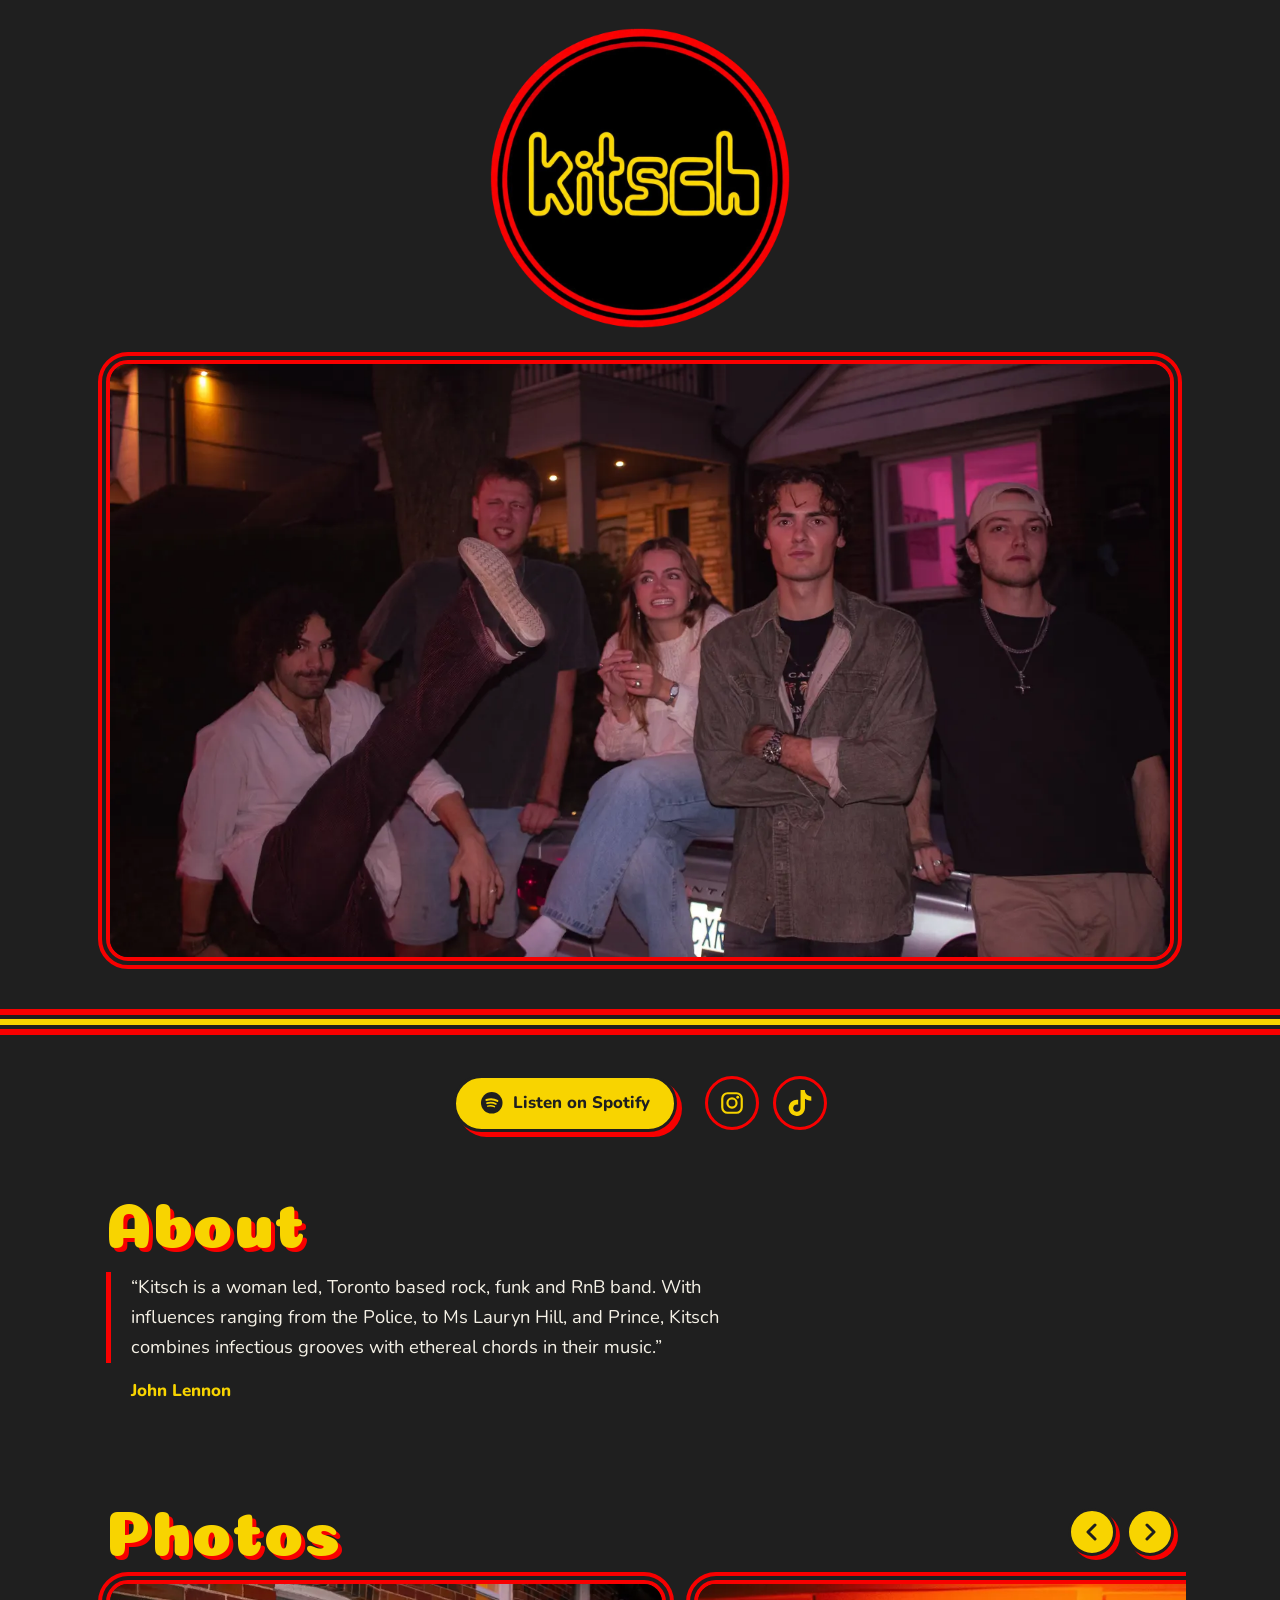
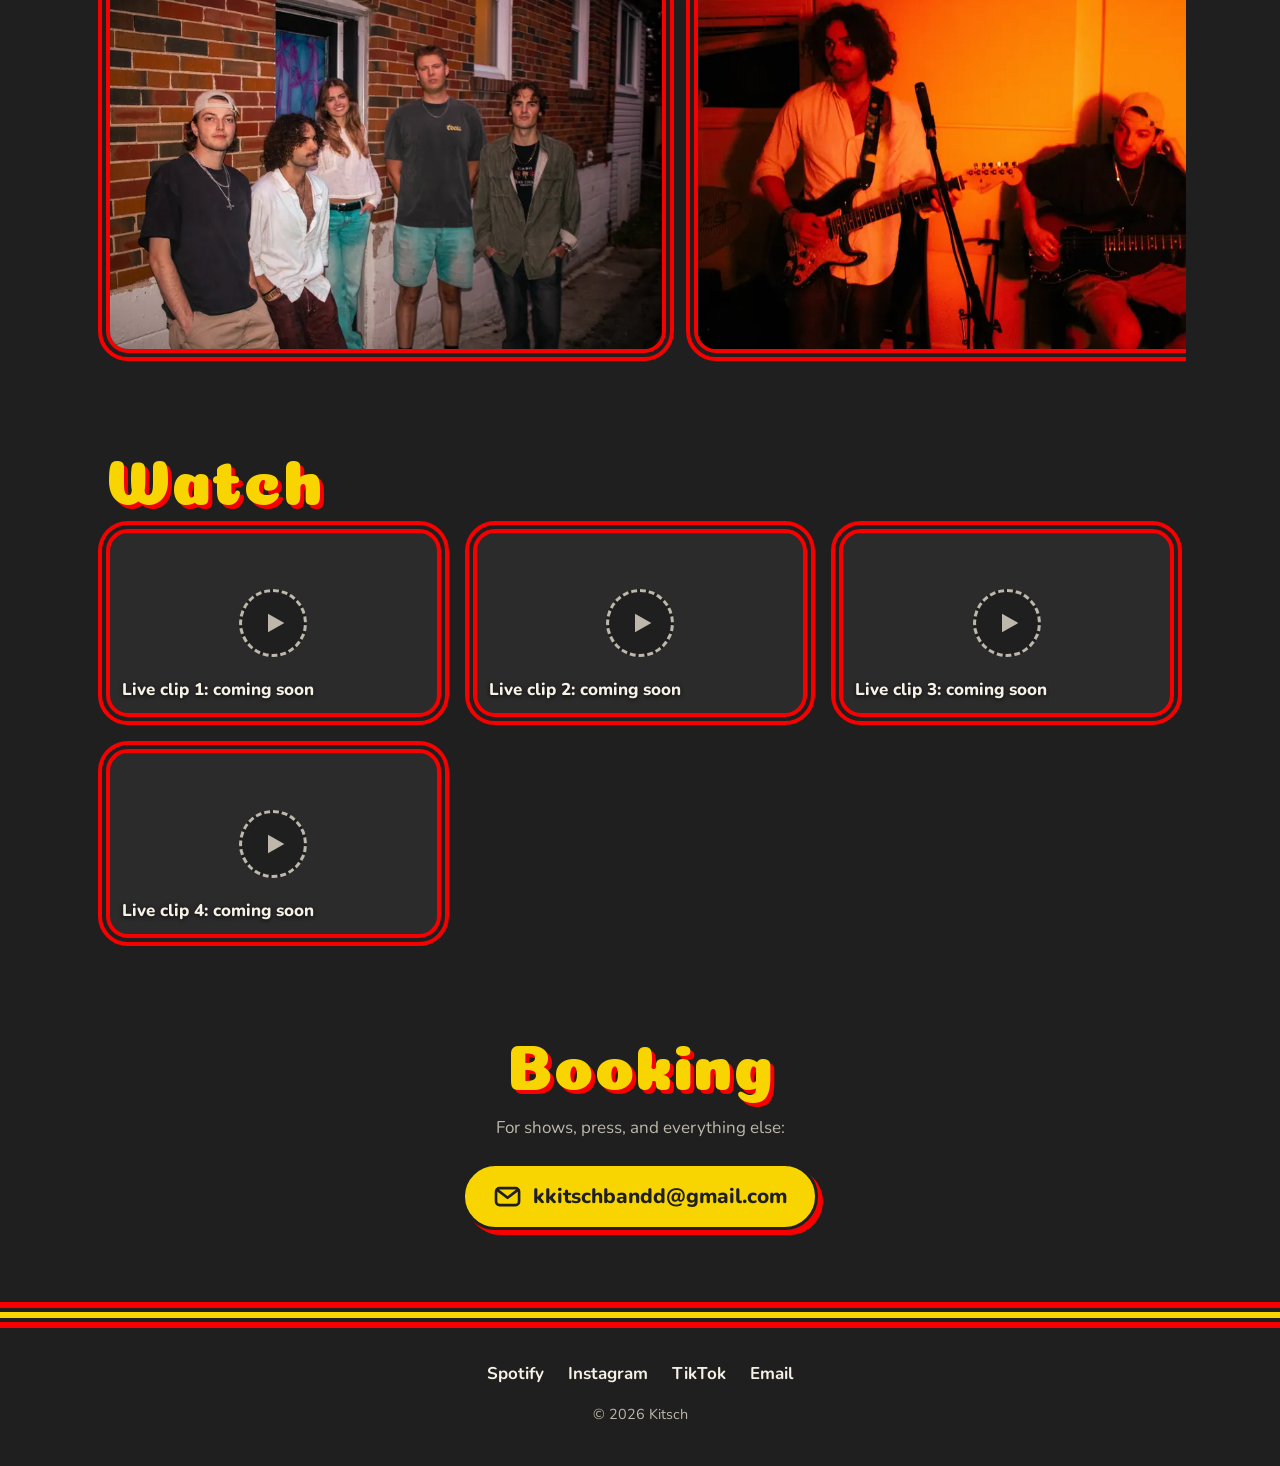
<file: index.html>
<!doctype html>
<html lang="en">
<head>
  <meta charset="utf-8">
  <meta name="viewport" content="width=device-width, initial-scale=1">
  <title>Kitsch | Toronto Rock, Funk &amp; RnB Band | Press Kit</title>
  <meta name="description" content="Kitsch is a woman led, Toronto based rock, funk and RnB band. Bio, photos, live videos, and booking contact.">

  <!-- Social share preview (absolute URLs so chat apps can fetch the image) -->
  <meta property="og:type" content="website">
  <meta property="og:title" content="Kitsch | Toronto Rock, Funk &amp; RnB">
  <meta property="og:description" content="Bio, photos, live videos, and booking contact.">
  <meta property="og:url" content="https://charlie-mayo.github.io/kitsch/">
  <meta property="og:image" content="https://charlie-mayo.github.io/kitsch/assets/images/hero-1600.jpg">
  <meta property="og:image:width" content="1600">
  <meta property="og:image:height" content="1067">
  <meta name="twitter:card" content="summary_large_image">
  <meta name="theme-color" content="#1F1F1F">
  <link rel="icon" type="image/png" href="assets/logo/kitsch-logo.png">

  <link rel="preconnect" href="https://fonts.googleapis.com">
  <link rel="preconnect" href="https://fonts.gstatic.com" crossorigin>
  <link href="https://fonts.googleapis.com/css2?family=Coiny&family=Nunito:wght@400;700;800&display=swap" rel="stylesheet">
  <link rel="stylesheet" href="css/styles.css">
</head>
<body>

  <!-- ============ HERO: logo on top, big band photo underneath ============ -->
  <header class="hero">
    <h1 class="hero__logo">
      <picture>
        <source srcset="assets/logo/kitsch-logo.webp" type="image/webp">
        <img src="assets/logo/kitsch-logo.png" alt="Kitsch" width="800" height="800">
      </picture>
    </h1>
    <figure class="hero__photo ring">
      <picture>
        <source type="image/webp" srcset="assets/images/hero-800.webp 800w, assets/images/hero-1600.webp 1600w" sizes="(min-width: 1100px) 1068px, 100vw">
        <img src="assets/images/hero-1600.jpg" srcset="assets/images/hero-800.jpg 800w, assets/images/hero-1600.jpg 1600w" sizes="(min-width: 1100px) 1068px, 100vw" alt="Kitsch goofing around on a car at night, one member mid kick" width="1600" height="1067" fetchpriority="high">
      </picture>
    </figure>
  </header>

  <div class="stripes" aria-hidden="true"></div>

  <main>

    <!-- ============ LISTEN + SOCIALS ============ -->
    <section class="section listen" aria-label="Listen and follow">
      <!-- TODO: replace # with the Spotify artist link -->
      <a class="btn btn--primary" href="#" target="_blank" rel="noopener">
        <svg class="icon" viewBox="0 0 24 24" aria-hidden="true"><circle cx="12" cy="12" r="11" fill="currentColor"/><g fill="none" stroke="var(--yellow)" stroke-linecap="round"><path d="M6.5 9.2c3.8-1.2 8-.9 11.2.9" stroke-width="2"/><path d="M7.2 12.4c3.1-.9 6.4-.6 9.1.8" stroke-width="1.7"/><path d="M7.8 15.4c2.4-.6 4.9-.4 7 .6" stroke-width="1.4"/></g></svg>
        Listen on Spotify
      </a>
      <ul class="socials" aria-label="Social media">
        <li>
          <a class="social" href="https://www.instagram.com/kitsch.ca/" target="_blank" rel="noopener" aria-label="Instagram: @kitsch.ca">
            <svg class="icon" viewBox="0 0 24 24" aria-hidden="true"><g fill="none" stroke="currentColor" stroke-width="2"><rect x="3" y="3" width="18" height="18" rx="5"/><circle cx="12" cy="12" r="4.2"/></g><circle cx="17.3" cy="6.7" r="1.3" fill="currentColor"/></svg>
          </a>
        </li>
        <li>
          <!-- TODO: replace # with the TikTok profile link -->
          <a class="social" href="#" target="_blank" rel="noopener" aria-label="TikTok">
            <svg class="icon" viewBox="0 0 24 24" aria-hidden="true"><path fill="currentColor" d="M12.53.02c1.31-.02 2.61-.01 3.91-.02.08 1.53.63 3.09 1.75 4.17 1.12 1.11 2.7 1.62 4.24 1.79v4.03c-1.44-.05-2.89-.35-4.2-.97-.57-.26-1.1-.59-1.62-.93-.01 2.92.01 5.84-.02 8.75-.08 1.4-.54 2.79-1.35 3.94-1.31 1.92-3.58 3.17-5.91 3.21-1.43.08-2.86-.31-4.08-1.03-2.02-1.19-3.44-3.37-3.65-5.71-.02-.5-.03-1-.01-1.49.18-1.9 1.12-3.72 2.58-4.96 1.66-1.44 3.98-2.13 6.15-1.72.02 1.48-.04 2.96-.04 4.44-.99-.32-2.15-.23-3.02.37-.63.41-1.11 1.04-1.36 1.75-.21.51-.15 1.07-.14 1.61.24 1.64 1.82 3.02 3.5 2.87 1.12-.01 2.19-.66 2.77-1.61.19-.33.4-.67.41-1.06.1-1.79.06-3.57.07-5.36.01-4.03-.01-8.05.02-12.07z"/></svg>
          </a>
        </li>
      </ul>
    </section>

    <!-- ============ BIO ============ -->
    <section class="section bio" id="bio" aria-labelledby="bio-title">
      <h2 class="heading" id="bio-title">About</h2>
      <figure class="bio__text">
        <blockquote>
          <p>&ldquo;Kitsch is a woman led, Toronto based rock, funk and RnB band. With influences ranging from the Police, to Ms Lauryn Hill, and Prince, Kitsch combines infectious grooves with ethereal chords in their music.&rdquo;</p>
        </blockquote>
        <figcaption>John Lennon</figcaption>
      </figure>
    </section>

    <!-- ============ PHOTOS: horizontal carousel ============ -->
    <section class="section photos" id="photos" aria-labelledby="photos-title">
      <div class="section__head">
        <h2 class="heading" id="photos-title">Photos</h2>
        <div class="carousel__controls">
          <button class="arrow" type="button" data-dir="-1" aria-label="Previous photo">
            <svg viewBox="0 0 24 24" aria-hidden="true"><path d="M15 5l-7 7 7 7" fill="none" stroke="currentColor" stroke-width="3" stroke-linecap="round" stroke-linejoin="round"/></svg>
          </button>
          <button class="arrow" type="button" data-dir="1" aria-label="Next photo">
            <svg viewBox="0 0 24 24" aria-hidden="true"><path d="M9 5l7 7-7 7" fill="none" stroke="currentColor" stroke-width="3" stroke-linecap="round" stroke-linejoin="round"/></svg>
          </button>
        </div>
      </div>
      <ul class="carousel" tabindex="0" aria-label="Band photos, scroll sideways">
        <li class="carousel__item ring">
        <picture>
          <source type="image/webp" srcset="assets/images/photo-1-800.webp 800w, assets/images/photo-1-1600.webp 1600w" sizes="(max-width: 640px) 88vw, 560px">
          <img src="assets/images/photo-1-1600.jpg" srcset="assets/images/photo-1-800.jpg 800w, assets/images/photo-1-1600.jpg 1600w" sizes="(max-width: 640px) 88vw, 560px" alt="Kitsch posing against a brick wall" width="1600" height="1067" loading="lazy" decoding="async">
        </picture>
        </li>
        <li class="carousel__item ring">
        <picture>
          <source type="image/webp" srcset="assets/images/photo-2-800.webp 800w, assets/images/photo-2-1600.webp 1600w" sizes="(max-width: 640px) 88vw, 560px">
          <img src="assets/images/photo-2-1600.jpg" srcset="assets/images/photo-2-800.jpg 800w, assets/images/photo-2-1600.jpg 1600w" sizes="(max-width: 640px) 88vw, 560px" alt="Kitsch guitarist and bassist playing in a red lit rehearsal room" width="1600" height="1067" loading="lazy" decoding="async">
        </picture>
        </li>
        <li class="carousel__item ring">
        <picture>
          <source type="image/webp" srcset="assets/images/photo-3-800.webp 800w, assets/images/photo-3-1600.webp 1600w" sizes="(max-width: 640px) 88vw, 560px">
          <img src="assets/images/photo-3-1600.jpg" srcset="assets/images/photo-3-800.jpg 800w, assets/images/photo-3-1600.jpg 1600w" sizes="(max-width: 640px) 88vw, 560px" alt="Kitsch gathered around a car outside a house at night" width="1600" height="1067" loading="lazy" decoding="async">
        </picture>
        </li>
        <li class="carousel__item ring">
        <picture>
          <source type="image/webp" srcset="assets/images/photo-4-800.webp 800w, assets/images/photo-4-1600.webp 1600w" sizes="(max-width: 640px) 88vw, 560px">
          <img src="assets/images/photo-4-1600.jpg" srcset="assets/images/photo-4-800.jpg 800w, assets/images/photo-4-1600.jpg 1600w" sizes="(max-width: 640px) 88vw, 560px" alt="Kitsch jamming in a small room bathed in orange light" width="1600" height="1067" loading="lazy" decoding="async">
        </picture>
        </li>
        <li class="carousel__item ring">
        <picture>
          <source type="image/webp" srcset="assets/images/photo-5-800.webp 800w, assets/images/photo-5-1600.webp 1600w" sizes="(max-width: 640px) 88vw, 560px">
          <img src="assets/images/photo-5-1600.jpg" srcset="assets/images/photo-5-800.jpg 800w, assets/images/photo-5-1600.jpg 1600w" sizes="(max-width: 640px) 88vw, 560px" alt="The five members of Kitsch standing in a street at night under orange streetlights" width="1600" height="1067" loading="lazy" decoding="async">
        </picture>
        </li>
      </ul>
    </section>

    <!-- ============ VIDEOS ============ -->
    <section class="section videos" id="videos" aria-labelledby="videos-title">
      <h2 class="heading" id="videos-title">Watch</h2>
      <!-- TODO: put each YouTube video ID in data-youtube-id (the part after "v=" in the link) and its title in data-title.
           Empty IDs show a "coming soon" card. Add or remove <li> items for 3 to 5 videos. -->
      <ul class="video-grid">
        <li><button class="video ring" type="button" data-youtube-id="" data-title="Live clip 1"></button></li>
        <li><button class="video ring" type="button" data-youtube-id="" data-title="Live clip 2"></button></li>
        <li><button class="video ring" type="button" data-youtube-id="" data-title="Live clip 3"></button></li>
        <li><button class="video ring" type="button" data-youtube-id="" data-title="Live clip 4"></button></li>
      </ul>
    </section>

    <!-- ============ BOOKING ============ -->
    <section class="section booking" id="booking" aria-labelledby="booking-title">
      <h2 class="heading" id="booking-title">Booking</h2>
      <p>For shows, press, and everything else:</p>
      <a class="btn btn--primary btn--big" href="mailto:kkitschbandd@gmail.com">
        <svg class="icon" viewBox="0 0 24 24" aria-hidden="true"><g fill="none" stroke="currentColor" stroke-width="2.2" stroke-linejoin="round"><rect x="2.5" y="5" width="19" height="14" rx="3"/><path d="M3.5 6.5l8.5 6.5 8.5-6.5"/></g></svg>
        kkitschbandd@gmail.com
      </a>
    </section>

  </main>

  <div class="stripes" aria-hidden="true"></div>

  <footer class="footer">
    <ul class="footer__links">
      <li><a href="#">Spotify</a></li><!-- TODO: Spotify link -->
      <li><a href="https://www.instagram.com/kitsch.ca/" target="_blank" rel="noopener">Instagram</a></li>
      <li><a href="#">TikTok</a></li><!-- TODO: TikTok link -->
      <li><a href="mailto:kkitschbandd@gmail.com">Email</a></li>
    </ul>
    <p class="footer__small">&copy; <span id="year">2026</span> Kitsch</p>
  </footer>

  <script src="js/main.js" defer></script>
</body>
</html>
</file>
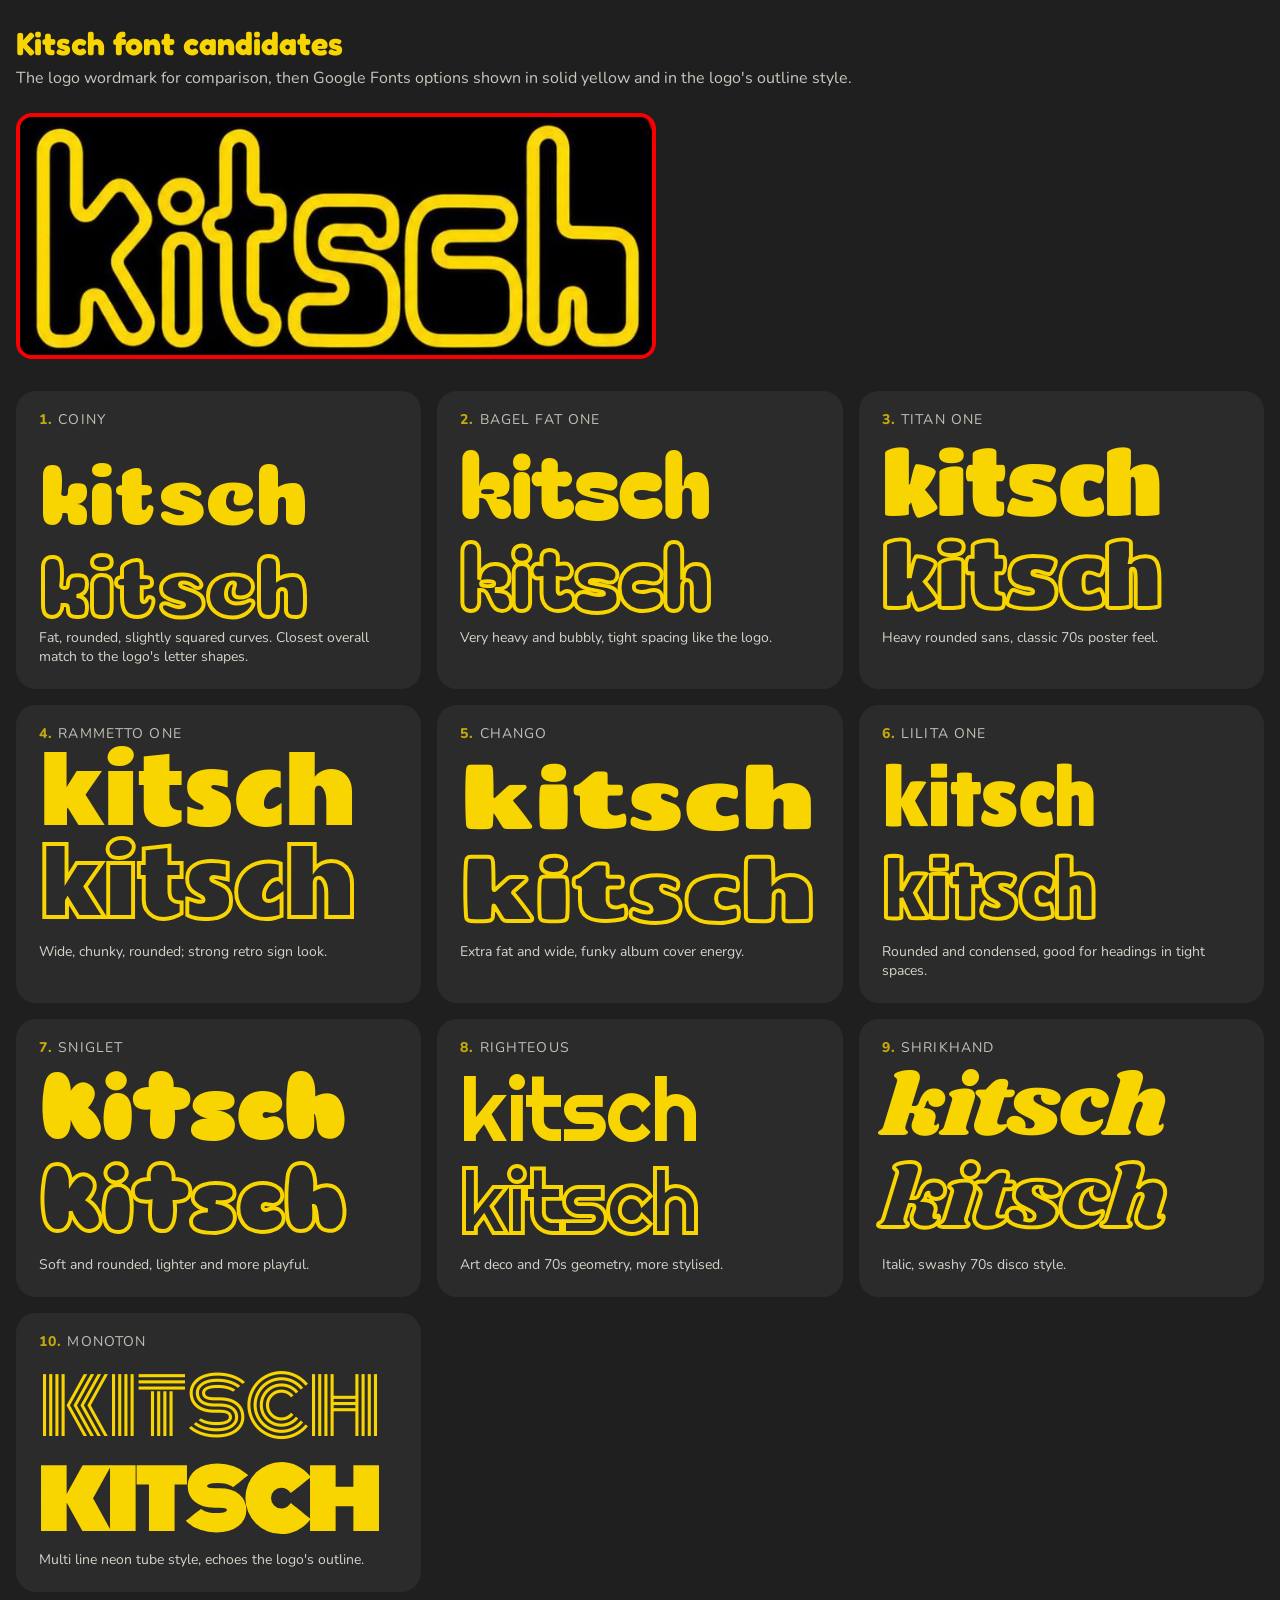
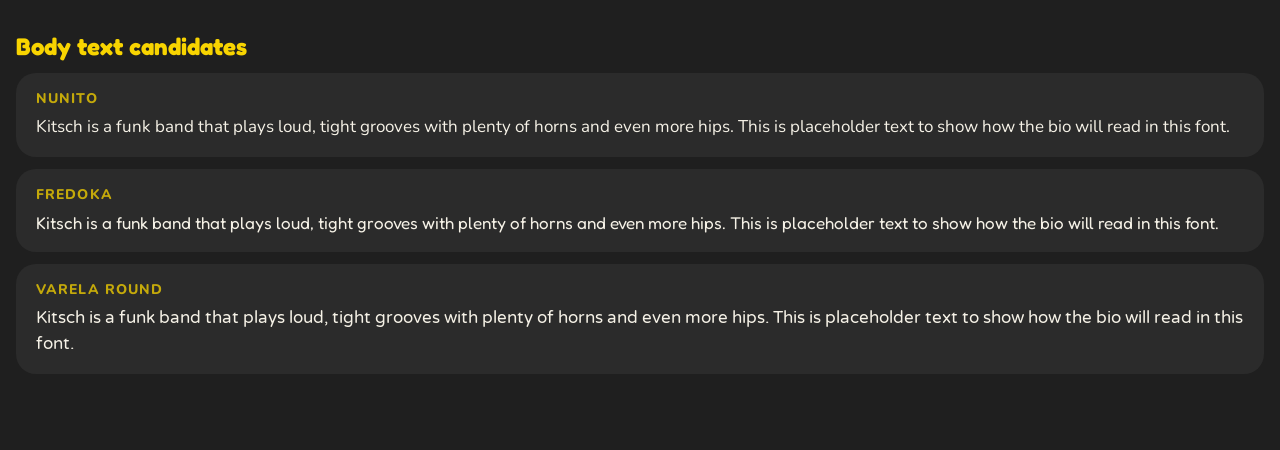
<file: design-reference/font-candidates.html>
<!doctype html>
<html lang="en">
<head>
<meta charset="utf-8">
<meta name="viewport" content="width=device-width, initial-scale=1">
<title>Kitsch Font Candidates</title>
<link rel="preconnect" href="https://fonts.googleapis.com">
<link rel="preconnect" href="https://fonts.gstatic.com" crossorigin>
<link href="https://fonts.googleapis.com/css2?family=Bagel+Fat+One&family=Chango&family=Coiny&family=Fredoka:wght@400;600;700&family=Lilita+One&family=Monoton&family=Nunito:wght@400;800;900&family=Rammetto+One&family=Righteous&family=Shrikhand&family=Sniglet:wght@800&family=Titan+One&family=Varela+Round&display=swap" rel="stylesheet">
<style>
  :root { --bg:#1F1F1F; --raised:#2B2B2B; --yellow:#F8D400; --red:#F80000; --text:#F5F1E6; }
  * { box-sizing: border-box; }
  body { margin:0; background:var(--bg); color:var(--text); font-family:"Nunito", system-ui, sans-serif; padding:24px 16px 64px; }
  h1 { font-family:"Fredoka"; font-weight:700; color:var(--yellow); margin:0 0 4px; }
  p.lede { margin:0 0 24px; opacity:.8; }
  .ref { display:block; width:min(100%, 640px); height:auto; border-radius:16px; border:4px solid var(--red); margin-bottom:32px; }
  .grid { display:grid; grid-template-columns:repeat(auto-fill, minmax(min(100%, 380px), 1fr)); gap:16px; }
  .card { background:var(--raised); border-radius:20px; padding:16px 20px 20px; border:3px solid transparent; }
  .card:hover { border-color:var(--red); }
  .name { font-size:14px; letter-spacing:.08em; text-transform:uppercase; opacity:.75; margin-bottom:6px; }
  .name b { color:var(--yellow); font-weight:800; }
  .solid, .outline { font-size:clamp(56px, 12vw, 88px); line-height:1.05; letter-spacing:-0.02em; }
  .solid { color:var(--yellow); }
  .outline { color:transparent; -webkit-text-stroke:0.045em var(--yellow); paint-order:stroke fill; }
  .note { font-size:14px; margin-top:8px; opacity:.85; }
  h2 { font-family:"Fredoka"; color:var(--yellow); margin:40px 0 12px; }
  .body-sample { background:var(--raised); border-radius:20px; padding:16px 20px; margin-bottom:12px; }
  .body-sample p { margin:4px 0 0; font-size:17px; line-height:1.55; }
</style>
</head>
<body>
  <h1>Kitsch font candidates</h1>
  <p class="lede">The logo wordmark for comparison, then Google Fonts options shown in solid yellow and in the logo's outline style.</p>
  <img class="ref" alt="Kitsch logo wordmark" src="[data-uri]">

  <div class="grid" id="grid"></div>

  <h2>Body text candidates</h2>
  <div id="body"></div>

<script>
const display = [
  ["Coiny", "Fat, rounded, slightly squared curves. Closest overall match to the logo's letter shapes."],
  ["Bagel Fat One", "Very heavy and bubbly, tight spacing like the logo."],
  ["Titan One", "Heavy rounded sans, classic 70s poster feel."],
  ["Rammetto One", "Wide, chunky, rounded; strong retro sign look."],
  ["Chango", "Extra fat and wide, funky album cover energy."],
  ["Lilita One", "Rounded and condensed, good for headings in tight spaces."],
  ["Sniglet", "Soft and rounded, lighter and more playful."],
  ["Righteous", "Art deco and 70s geometry, more stylised."],
  ["Shrikhand", "Italic, swashy 70s disco style."],
  ["Monoton", "Multi line neon tube style, echoes the logo's outline."]
];
const grid = document.getElementById("grid");
display.forEach(([font, note], i) => {
  const c = document.createElement("div");
  c.className = "card";
  const ff = `"${font}"` + (font === "Sniglet" ? "; font-weight:800" : "");
  c.innerHTML = `<div class="name"><b>${i + 1}.</b> ${font}</div>
    <div class="solid" style='font-family:${ff}'>kitsch</div>
    <div class="outline" style='font-family:${ff}'>kitsch</div>
    <div class="note">${note}</div>`;
  grid.appendChild(c);
});
const bodies = [["Nunito", 400], ["Fredoka", 400], ["Varela Round", 400]];
const bodyEl = document.getElementById("body");
bodies.forEach(([font, w]) => {
  const d = document.createElement("div");
  d.className = "body-sample";
  d.innerHTML = `<div class="name"><b>${font}</b></div>
    <p style="font-family:'${font}'; font-weight:${w}">Kitsch is a funk band that plays loud, tight grooves with plenty of horns and even more hips. This is placeholder text to show how the bio will read in this font.</p>`;
  bodyEl.appendChild(d);
});
</script>
</body>
</html>
</file>
<file: css/styles.css>
/* ==========================================================
   Kitsch EPK styles
   Palette and fonts are defined in PLAN.md section 5.
   ========================================================== */

:root {
  --bg: #1F1F1F;        /* dark grey page background (replaces the logo's black) */
  --raised: #2B2B2B;    /* cards and surfaces */
  --yellow: #F8D400;    /* logo yellow: headings, buttons, links */
  --red: #F80000;       /* logo red: rings, borders, accents */
  --text: #F5F1E6;      /* warm off white body text */
  --muted: #BDB8AB;

  --font-display: "Coiny", "Arial Rounded MT Bold", system-ui, sans-serif;
  --font-body: "Nunito", system-ui, -apple-system, "Segoe UI", sans-serif;

  --radius: 22px;
  --gutter: 16px;
  --max: 1100px;
}

*, *::before, *::after { box-sizing: border-box; }

html { scroll-behavior: smooth; }
@media (prefers-reduced-motion: reduce) { html { scroll-behavior: auto; } }

body {
  margin: 0;
  background: var(--bg);
  color: var(--text);
  font-family: var(--font-body);
  font-size: 17px;
  line-height: 1.6;
  -webkit-font-smoothing: antialiased;
}

img { display: block; max-width: 100%; height: auto; }
ul { list-style: none; margin: 0; padding: 0; }
a { color: var(--yellow); }
:focus-visible { outline: 3px solid var(--yellow); outline-offset: 3px; }

/* ---------- Retro motifs ---------- */

/* Red double ring, taken from the logo */
.ring {
  border: 4px solid var(--red);
  outline: 4px solid var(--red);
  outline-offset: 4px;
  border-radius: var(--radius);
  overflow: hidden;
}

/* Red and yellow 70s stripe band */
.stripes {
  height: 26px;
  background:
    linear-gradient(var(--red) 0 6px, transparent 6px 10px,
                    var(--yellow) 10px 16px, transparent 16px 20px,
                    var(--red) 20px 26px);
}

/* Section headings: Coiny in logo yellow with a hard red shadow */
.heading {
  font-family: var(--font-display);
  font-weight: 400;
  font-size: clamp(2.6rem, 8vw, 4rem);
  line-height: 1;
  letter-spacing: 0.01em;
  margin: 0 0 24px;
  color: var(--yellow);
  text-shadow: 4px 4px 0 var(--red);
}

/* Pill buttons with a hard, flat shadow */
.btn {
  display: inline-flex;
  align-items: center;
  gap: 10px;
  padding: 12px 24px;
  border-radius: 999px;
  font-family: var(--font-body);
  font-weight: 800;
  font-size: 1.05rem;
  text-decoration: none;
  border: 3px solid var(--bg);
  transition: transform .12s ease, box-shadow .12s ease;
}
.btn--primary {
  background: var(--yellow);
  color: var(--bg);
  box-shadow: 5px 5px 0 var(--red);
}
.btn--primary:hover { transform: translate(-2px, -2px); box-shadow: 7px 7px 0 var(--red); }
.btn--primary:active { transform: translate(3px, 3px); box-shadow: 2px 2px 0 var(--red); }
.btn--big { font-size: clamp(1rem, 4.2vw, 1.3rem); padding: 14px 28px; }
.btn .icon { width: 1.4em; height: 1.4em; flex: none; }

/* ---------- Layout ---------- */

.section {
  max-width: var(--max);
  margin: 0 auto;
  padding: 44px var(--gutter);
}

.section__head {
  display: flex;
  align-items: flex-end;
  justify-content: space-between;
  gap: 16px;
}

/* ---------- Hero ---------- */

.hero {
  max-width: var(--max);
  margin: 0 auto;
  padding: 28px var(--gutter) 48px;
  text-align: center;
}
.hero__logo { margin: 0 auto 32px; width: clamp(180px, 34vw, 300px); }
.hero__logo img { width: 100%; }
.hero__photo { margin: 0; aspect-ratio: 16 / 9; max-height: 75vh; }
.hero__photo picture { display: block; height: 100%; }
.hero__photo img { width: 100%; height: 100%; object-fit: cover; object-position: 50% 60%; }
@media (max-width: 640px) {
  .hero__photo { aspect-ratio: 4 / 3; }
}

/* ---------- Listen + socials ---------- */

.listen {
  display: flex;
  flex-wrap: wrap;
  align-items: center;
  justify-content: center;
  gap: 20px 28px;
  padding-top: 40px;
  padding-bottom: 8px;
}
.socials { display: flex; gap: 14px; }
.social {
  display: grid;
  place-items: center;
  width: 54px;
  height: 54px;
  border-radius: 50%;
  border: 3px solid var(--red);
  color: var(--yellow);
  transition: background .12s ease, color .12s ease;
}
.social:hover { background: var(--yellow); color: var(--bg); }
.social .icon { width: 26px; height: 26px; }

/* ---------- Bio ---------- */

.bio__text { max-width: 68ch; margin: 0; }
.bio__text blockquote {
  margin: 0;
  padding-left: 20px;
  border-left: 5px solid var(--red);
}
.bio__text p { margin: 0; font-size: 1.15rem; line-height: 1.65; }
.bio__text figcaption {
  margin-top: 14px;
  padding-left: 25px;
  color: var(--yellow);
  font-weight: 800;
}
/* ---------- Photo carousel ---------- */

.carousel__controls { display: flex; gap: 10px; margin-bottom: 24px; }
.arrow {
  display: grid;
  place-items: center;
  width: 48px;
  height: 48px;
  border-radius: 50%;
  border: 3px solid var(--bg);
  background: var(--yellow);
  color: var(--bg);
  box-shadow: 4px 4px 0 var(--red);
  cursor: pointer;
  transition: transform .12s ease, box-shadow .12s ease, opacity .12s ease;
}
.arrow svg { width: 24px; height: 24px; }
.arrow:hover:not(:disabled) { transform: translate(-2px, -2px); box-shadow: 6px 6px 0 var(--red); }
.arrow:disabled { opacity: .35; cursor: default; }

.carousel {
  position: relative;      /* offsetLeft of photos is measured from the track */
  display: flex;
  gap: 28px;
  overflow-x: auto;
  scroll-snap-type: x mandatory;
  scroll-padding-inline: 12px;   /* snap photos inside the padding so the ring isn't clipped */
  overscroll-behavior-x: contain;
  padding: 12px;           /* room for the outer ring outline */
  margin: -12px;
  scrollbar-width: none;
}
.carousel::-webkit-scrollbar { display: none; }
.carousel:focus-visible { outline-offset: -2px; }
.carousel__item {
  flex: 0 0 auto;
  width: clamp(300px, 52vw, 560px);   /* about 2 visible on desktop */
  aspect-ratio: 3 / 2;                /* landscape photos */
  scroll-snap-align: start;
  background: var(--raised);
}
.carousel__item picture { display: block; height: 100%; }
.carousel__item img { width: 100%; height: 100%; object-fit: cover; }
@media (max-width: 640px) {
  .carousel__item { width: 84vw; }    /* one big photo plus a peek of the next */
  .carousel { gap: 22px; }
}

/* ---------- Videos ---------- */

.video-grid {
  display: grid;
  grid-template-columns: repeat(auto-fill, minmax(min(100%, 300px), 1fr));
  gap: 32px;
}
.video {
  position: relative;
  display: block;
  width: 100%;
  aspect-ratio: 16 / 9;
  padding: 0;
  background: var(--raised) center / cover no-repeat;
  color: var(--text);
  font: inherit;
  cursor: pointer;
}
.video:disabled { cursor: default; }
.video__play {
  position: absolute;
  inset: 0;
  margin: auto;
  width: 68px;
  height: 68px;
  border-radius: 50%;
  background: var(--yellow);
  box-shadow: 4px 4px 0 var(--red);
  display: grid;
  place-items: center;
  transition: transform .12s ease;
}
.video__play svg { width: 28px; height: 28px; margin-left: 4px; fill: var(--bg); }
.video:hover:not(:disabled) .video__play { transform: scale(1.08); }
.video__label {
  position: absolute;
  left: 12px;
  bottom: 10px;
  right: 12px;
  text-align: left;
  font-weight: 800;
  text-shadow: 0 1px 4px rgba(0, 0, 0, .8);
}
.video--soon .video__play { background: var(--bg); box-shadow: none; border: 3px dashed var(--muted); }
.video--soon .video__play svg { fill: var(--muted); }
.video iframe { position: absolute; inset: 0; width: 100%; height: 100%; border: 0; }

/* ---------- Booking ---------- */

.booking { text-align: center; padding-bottom: 72px; }
.booking p { margin: 0 0 22px; color: var(--muted); }

/* ---------- Footer ---------- */

.footer { text-align: center; padding: 32px var(--gutter) 40px; }
.footer__links { display: flex; flex-wrap: wrap; justify-content: center; gap: 8px 24px; }
.footer__links a { color: var(--text); font-weight: 700; text-decoration: none; }
.footer__links a:hover { color: var(--yellow); }
.footer__small { margin: 16px 0 0; color: var(--muted); font-size: .9rem; }
</file>
